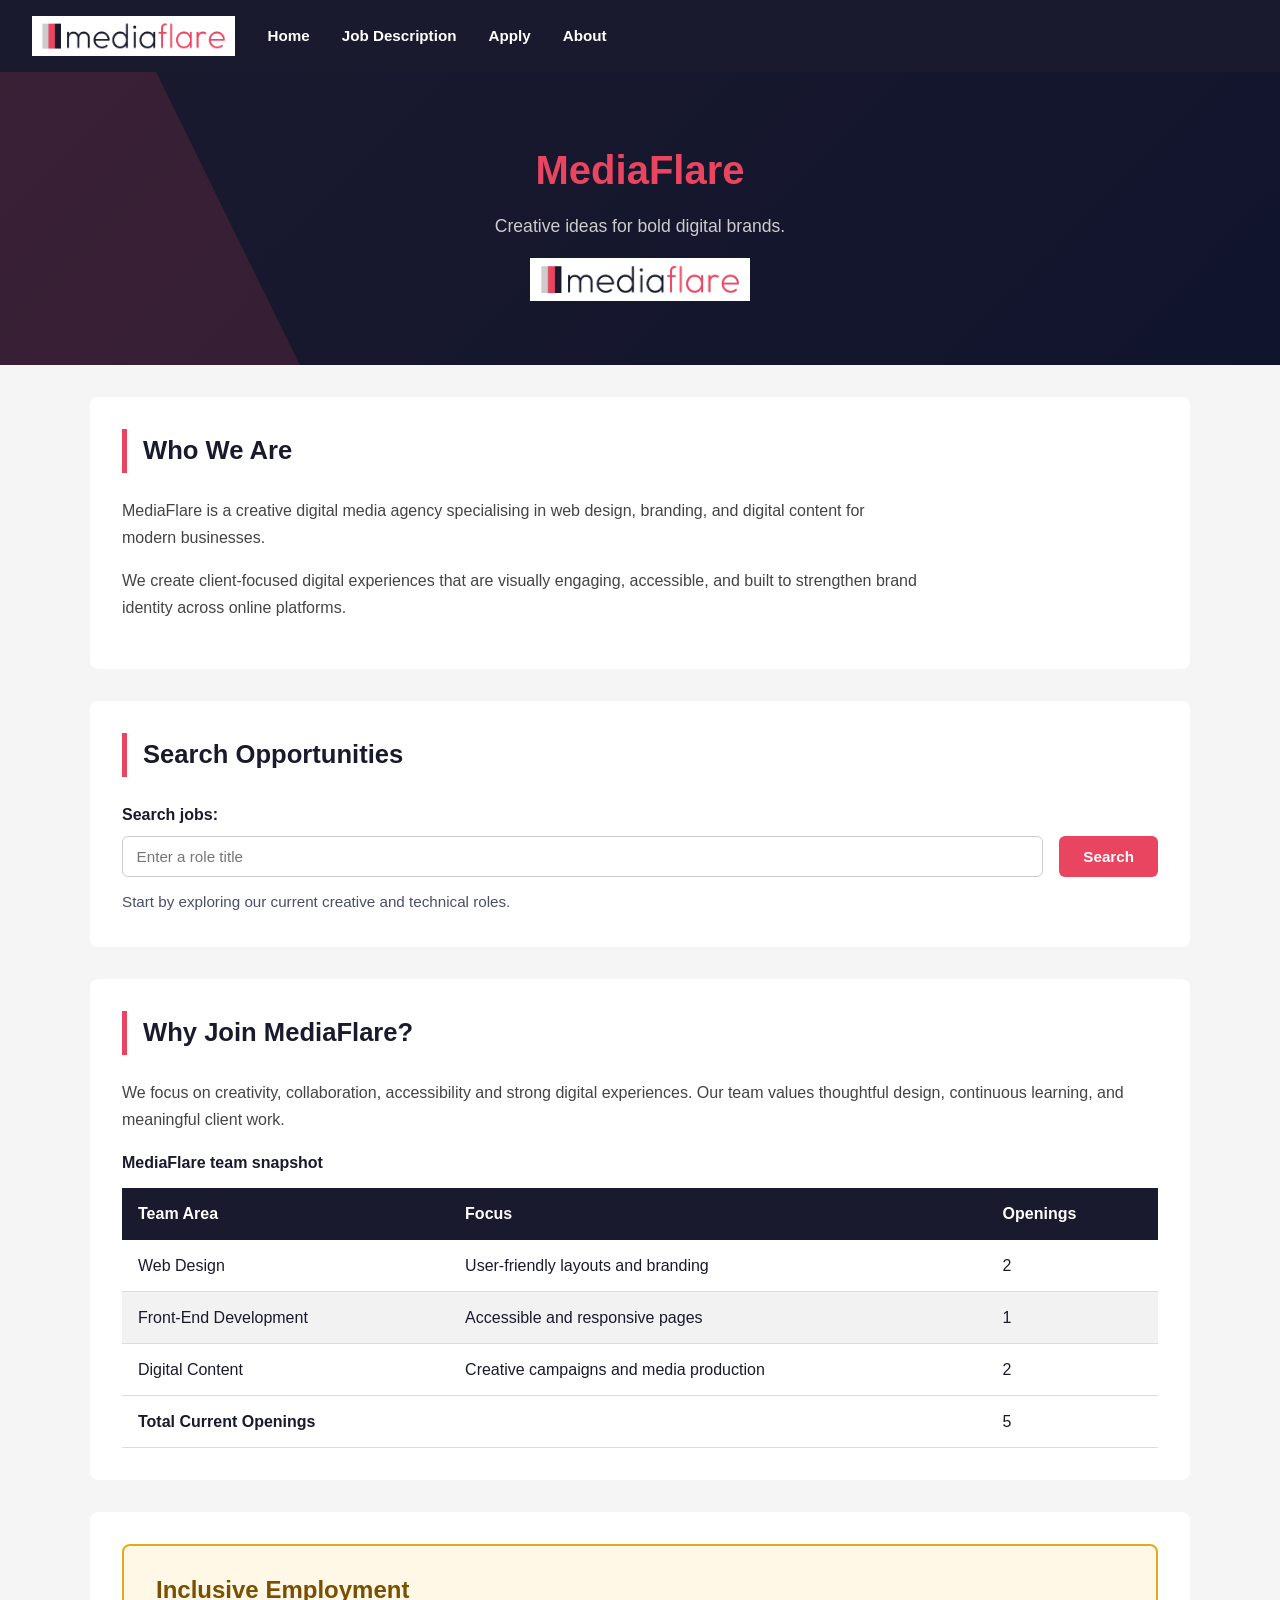
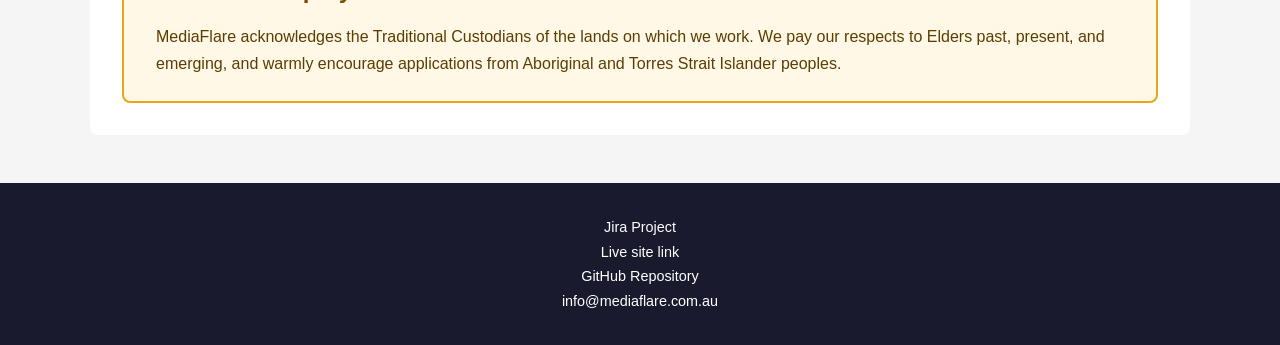
<file: index.html>
<!DOCTYPE html>
<html lang="en">

<head>
    <meta charset="UTF-8">
    <meta name="viewport" content="width=device-width, initial-scale=1.0">
    <meta name="author" content="Sam O'Connor">
    <title>Home - MediaFlare</title>
    <link rel="stylesheet" href="assets/style.css">
    <link rel="icon" href="assets/favicon.ico">

    <style>
        .home-search-note {
            margin-top: 0.75rem;
            color: #4a4f6a;
            font-size: 0.95rem;
        }
    </style>
</head>

<body>
    <nav aria-label="Main navigation">
        <img src="assets/mediaflare_logo.svg" alt="MediaFlare logo" height="40">
        <ul>
            <li><a href="index.html">Home</a></li>
            <li><a href="jobs.html">Job Description</a></li>
            <li><a href="apply.html">Apply</a></li>
            <li><a href="about.html">About</a></li>
        </ul>
    </nav>

    <header class="jobs-hero home-hero">
        <div class="hero-shape" aria-hidden="true"></div>
        <h1>MediaFlare</h1>
        <p>Creative ideas for bold digital brands.</p>
        <img src="assets/mediaflare_logo.svg" alt="MediaFlare logo" class="home-hero-image">
    </header>

    <main id="home-main">
        <section class="section-container">
            <div class="home-intro">
                <div class="home-intro-text">
                    <h2 class="section-title">Who We Are</h2>
                    <p>
                        MediaFlare is a creative digital media agency specialising in web design, branding,
                        and digital content for modern businesses.
                    </p>
                    <p>
                        We create client-focused digital experiences that are visually engaging, accessible,
                        and built to strengthen brand identity across online platforms.
                    </p>
                </div>
            </div>
        </section>

        <section class="section-container">
            <h2 class="section-title">Search Opportunities</h2>
            <form class="home-search-form" action="jobs.html" method="get">
                <div class="home-search-row">
                    <div class="home-search-field">
                        <label for="site-search">Search jobs:</label>
                        <input type="text" id="site-search" name="search" placeholder="Enter a role title">
                    </div>
                    <button type="submit" style="background-color: #e94560; color: #ffffff;">Search</button>
                </div>
                <p class="home-search-note">Start by exploring our current creative and technical roles.</p>
            </form>
        </section>

        <section class="section-container">
            <h2 class="section-title">Why Join MediaFlare?</h2>
            <p class="home-section-text">
                We focus on creativity, collaboration, accessibility and strong digital experiences.
                Our team values thoughtful design, continuous learning, and meaningful client work.
            </p>

            <table class="home-table">
                <caption>MediaFlare team snapshot</caption>
                <thead>
                    <tr>
                        <th scope="col">Team Area</th>
                        <th scope="col">Focus</th>
                        <th scope="col">Openings</th>
                    </tr>
                </thead>
                <tbody>
                    <tr>
                        <td>Web Design</td>
                        <td>User-friendly layouts and branding</td>
                        <td>2</td>
                    </tr>
                    <tr>
                        <td>Front-End Development</td>
                        <td>Accessible and responsive pages</td>
                        <td>1</td>
                    </tr>
                    <tr>
                        <td>Digital Content</td>
                        <td>Creative campaigns and media production</td>
                        <td>2</td>
                    </tr>
                </tbody>
                <tfoot>
                    <tr>
                        <td colspan="2"><strong>Total Current Openings</strong></td>
                        <td>5</td>
                    </tr>
                </tfoot>
            </table>
        </section>

        <div class="section-container">
            <article class="acknowledgement" aria-label="Inclusive employment statement">
                <h2>Inclusive Employment</h2>
                <p>
                    MediaFlare acknowledges the Traditional Custodians of the lands on which we work.
                    We pay our respects to Elders past, present, and emerging, and warmly encourage
                    applications from Aboriginal and Torres Strait Islander peoples.
                </p>
            </article>
        </div>
    </main>

    <footer>
        <p><a href="https://cos10026group4.atlassian.net/jira/software/projects/SCRUM/summary">Jira Project</a></p>
        <p><a href="https://106514992.github.io/COS10026-Applied-Web-Project-Part-1-of-2/index.html">Live site link</a></p>
        <p><a href="https://github.com/106514992/COS10026-Applied-Web-Project-Part-1-of-2">GitHub Repository</a></p>
        <p><a href="mailto:info@mediaflare.com.au" aria-label="Email us at info@mediaflare.com.au">info@mediaflare.com.au</a></p>
    </footer>

</body>

</html>
</file>
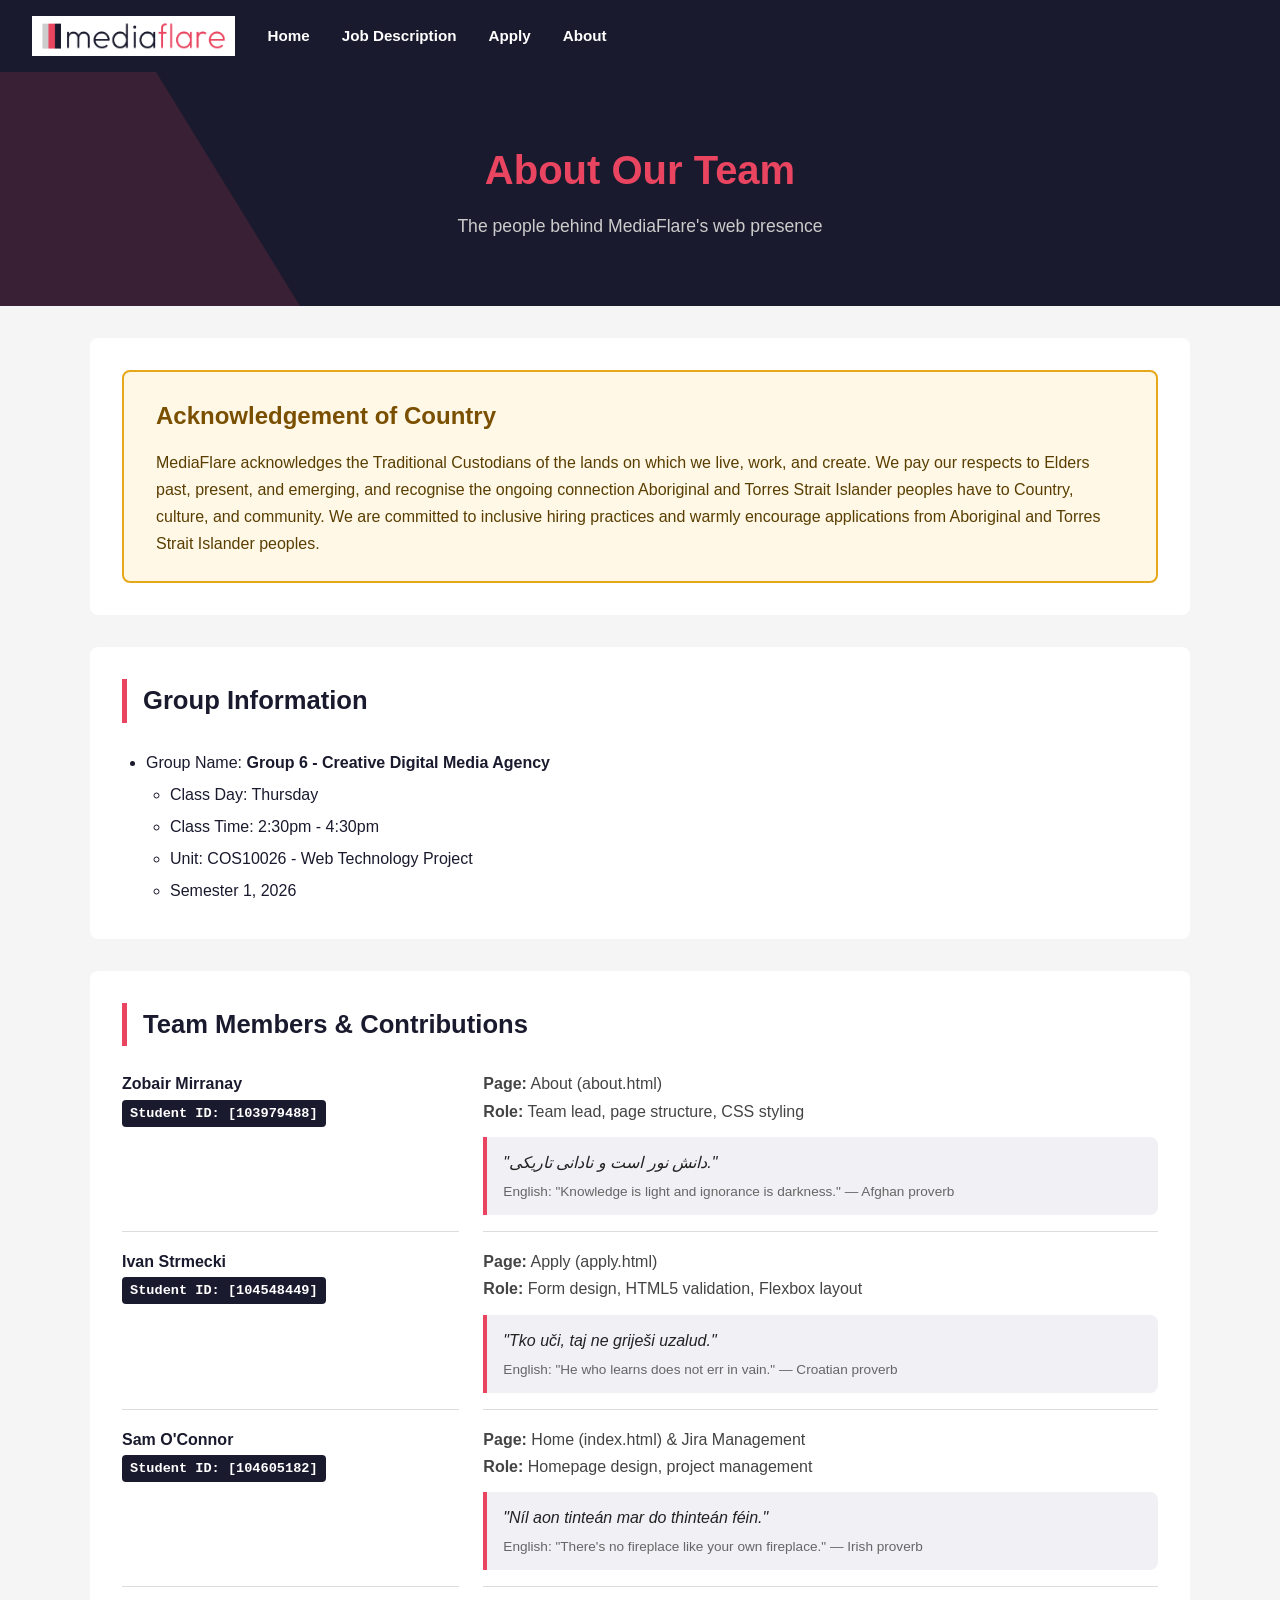
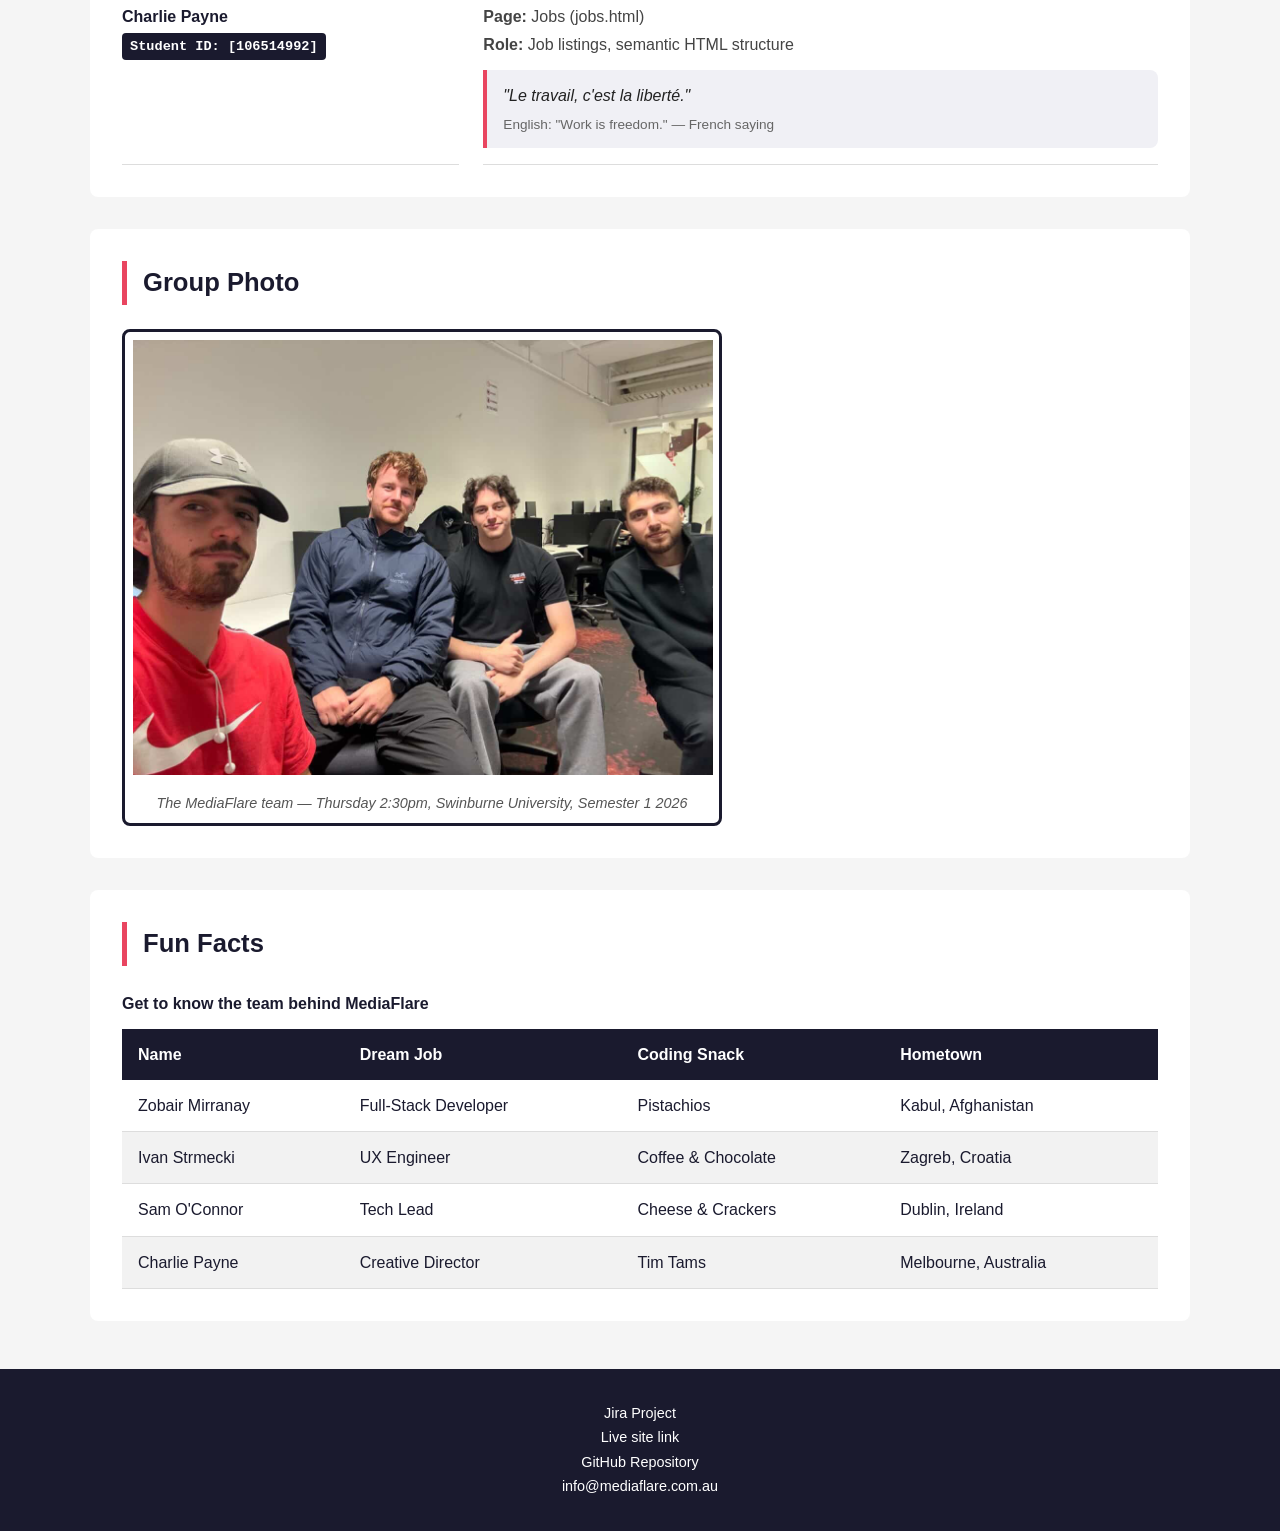
<file: about.html>
<!DOCTYPE html>
<html lang="en">

<head>
    <meta charset="UTF-8">
    <meta name="viewport" content="width=device-width, initial-scale=1.0">
    <title>About - Creative Digital Media Agency</title>
    <link rel="stylesheet" href="assets/style.css" />
    <link rel="icon" href="assets/favicon.ico">

    <!-- Embedded CSS -->
    <style>
        .about-hero {
            text-align: center;
        }
    </style>
</head>

<body>
    <!-- Navigation -->
    <nav aria-label="Main navigation">
        <img src="assets/mediaflare_logo.svg" alt="MediaFlare logo" height="40" />
        <ul>
            <li><a href="index.html">Home</a></li>
            <li><a href="jobs.html">Job Description</a></li>
            <li><a href="apply.html">Apply</a></li>
            <li><a href="about.html">About</a></li>
        </ul>
    </nav>

    <!-- Page Header -->
    <header class="about-hero">
        <div class="hero-shape" aria-hidden="true"></div>
        <h1>About Our Team</h1>
        <p>The people behind MediaFlare's web presence</p>
    </header>

    <main>

        <!-- Acknowledgement of Country -->
        <section class="section-container">
            <article class="acknowledgement" role="region" aria-label="Acknowledgement of Country">
                <h2>Acknowledgement of Country</h2>
                <p>
                    MediaFlare acknowledges the Traditional Custodians of the lands on which we live, work, and create.
                    We pay our respects to Elders past, present, and emerging, and recognise the ongoing connection
                    Aboriginal and Torres Strait Islander peoples have to Country, culture, and community.
                    We are committed to inclusive hiring practices and warmly encourage applications from
                    Aboriginal and Torres Strait Islander peoples.
                </p>
            </article>
        </section>

        <!-- Group Info - Nested List -->
        <section class="section-container">
            <h2 class="section-title">Group Information</h2>
            <ul class="group-info-list">
                <li>Group Name: <strong>Group 6 - Creative Digital Media Agency</strong>
                    <ul>
                        <li>Class Day: Thursday</li>
                        <li>Class Time: 2:30pm - 4:30pm</li>
                        <li>Unit: COS10026 - Web Technology Project</li>
                        <li>Semester 1, 2026</li>
                    </ul>
                </li>
            </ul>
        </section>

        <!-- Team Members - Definition List -->
        <section class="section-container">
            <h2 class="section-title">Team Members &amp; Contributions</h2>
            <dl class="member-list">

                <dt>
                    Zobair Mirranay<br>
                    <!-- Inline CSS -->
                    <p class="student-id"
                        style="display:inline-block; background:#1a1a2e; color:#fff; font-family:monospace; font-size:0.85rem; padding:2px 8px; border-radius:4px;">
                        Student ID: [103979488]</p>
                </dt>
                <dd>
                    <strong>Page:</strong> About (about.html)<br>
                    <strong>Role:</strong> Team lead, page structure, CSS styling<br>
                    <blockquote class="quote-block">
                        <p class="original">"دانش نور است و نادانی تاریکی."</p>
                        <p class="translation">English: "Knowledge is light and ignorance is darkness." — Afghan proverb
                        </p>
                    </blockquote>
                </dd>

                <dt>
                    Ivan Strmecki<br>
                    <p class="student-id"
                        style="display:inline-block; background:#1a1a2e; color:#fff; font-family:monospace; font-size:0.85rem; padding:2px 8px; border-radius:4px;">
                        Student ID: [104548449]</p>
                </dt>
                <dd>
                    <strong>Page:</strong> Apply (apply.html)<br>
                    <strong>Role:</strong> Form design, HTML5 validation, Flexbox layout<br>
                    <blockquote class="quote-block">
                        <p class="original">"Tko uči, taj ne griješi uzalud."</p>
                        <p class="translation">English: "He who learns does not err in vain." — Croatian proverb</p>
                    </blockquote>
                </dd>

                <dt>
                    Sam O'Connor<br>
                    <p class="student-id"
                        style="display:inline-block; background:#1a1a2e; color:#fff; font-family:monospace; font-size:0.85rem; padding:2px 8px; border-radius:4px;">
                        Student ID: [104605182]</p>
                </dt>
                <dd>
                    <strong>Page:</strong> Home (index.html) &amp; Jira Management<br>
                    <strong>Role:</strong> Homepage design, project management<br>
                    <blockquote class="quote-block">
                        <p class="original">"Níl aon tinteán mar do thinteán féin."</p>
                        <p class="translation">English: "There's no fireplace like your own fireplace." — Irish proverb
                        </p>
                    </blockquote>
                </dd>

                <dt>
                    Charlie Payne<br>
                    <p class="student-id"
                        style="display:inline-block; background:#1a1a2e; color:#fff; font-family:monospace; font-size:0.85rem; padding:2px 8px; border-radius:4px;">
                        Student ID: [106514992]</p>
                </dt>
                <dd>
                    <strong>Page:</strong> Jobs (jobs.html)<br>
                    <strong>Role:</strong> Job listings, semantic HTML structure<br>
                    <blockquote class="quote-block">
                        <p class="original">"Le travail, c'est la liberté."</p>
                        <p class="translation">English: "Work is freedom." — French saying</p>
                    </blockquote>
                </dd>

            </dl>
        </section>
        <!-- Group Photo -->
        <section class="section-container">
            <h2 class="section-title">Group Photo</h2>
            <figure class="group-photo" style="max-width: 600px; margin: 0 auto; text-align: center;">
                <img src="assets/Group.photo.jpeg" alt="Group photo of all four MediaFlare team members" width="580" />
                <figcaption>The MediaFlare team — Thursday 2:30pm, Swinburne University, Semester 1 2026</figcaption>
            </figure>
        </section>
        <!-- Fun Facts Table -->
        <section class="section-container">
            <h2 class="section-title">Fun Facts</h2>
            <table class="fun-facts">
                <caption>Get to know the team behind MediaFlare</caption>
                <thead>
                    <tr>
                        <th scope="col">Name</th>
                        <th scope="col">Dream Job</th>
                        <th scope="col">Coding Snack</th>
                        <th scope="col">Hometown</th>
                    </tr>
                </thead>
                <tbody>
                    <tr>
                        <td>Zobair Mirranay</td>
                        <td>Full-Stack Developer</td>
                        <td>Pistachios</td>
                        <td>Kabul, Afghanistan</td>
                    </tr>
                    <tr>
                        <td>Ivan Strmecki</td>
                        <td>UX Engineer</td>
                        <td>Coffee &amp; Chocolate</td>
                        <td>Zagreb, Croatia</td>
                    </tr>
                    <tr>
                        <td>Sam O'Connor</td>
                        <td>Tech Lead</td>
                        <td>Cheese &amp; Crackers</td>
                        <td>Dublin, Ireland</td>
                    </tr>
                    <tr>
                        <td>Charlie Payne</td>
                        <td>Creative Director</td>
                        <td>Tim Tams</td>
                        <td>Melbourne, Australia</td>
                    </tr>
                </tbody>
            </table>
        </section>
    </main>

    <!-- Footer from index.html -->
    <footer>
        <p><a href="https://cos10026group4.atlassian.net/jira/software/projects/SCRUM/summary">Jira Project</a></p>
        <p><a href="https://106514992.github.io/COS10026-Applied-Web-Project-Part-1-of-2/index.html">Live site link</a></p>
        <p><a href="https://github.com/106514992/COS10026-Applied-Web-Project-Part-1-of-2">GitHub Repository</a></p>
        <p><a href="mailto:info@mediaflare.com.au"
                aria-label="Email us at info@mediaflare.com.au">info@mediaflare.com.au</a></p>
    </footer>


</body>

</html>
</file>
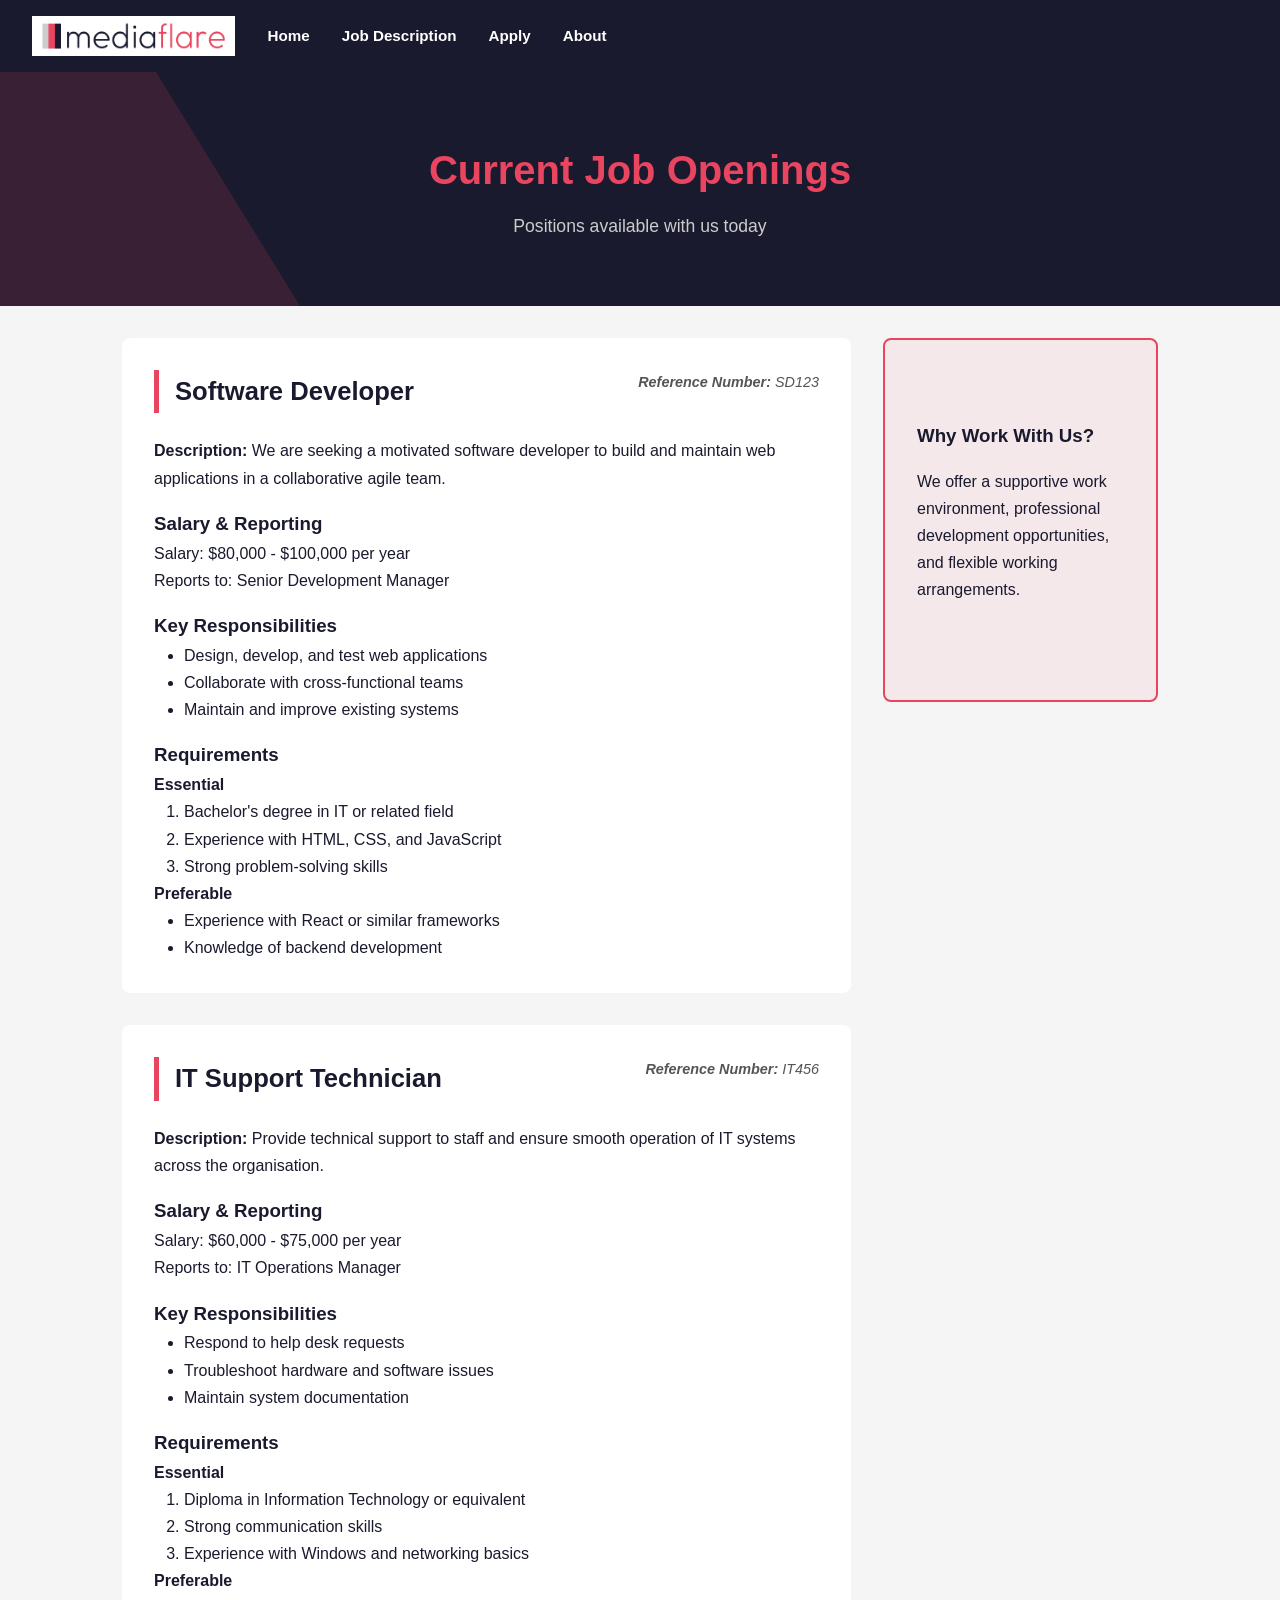
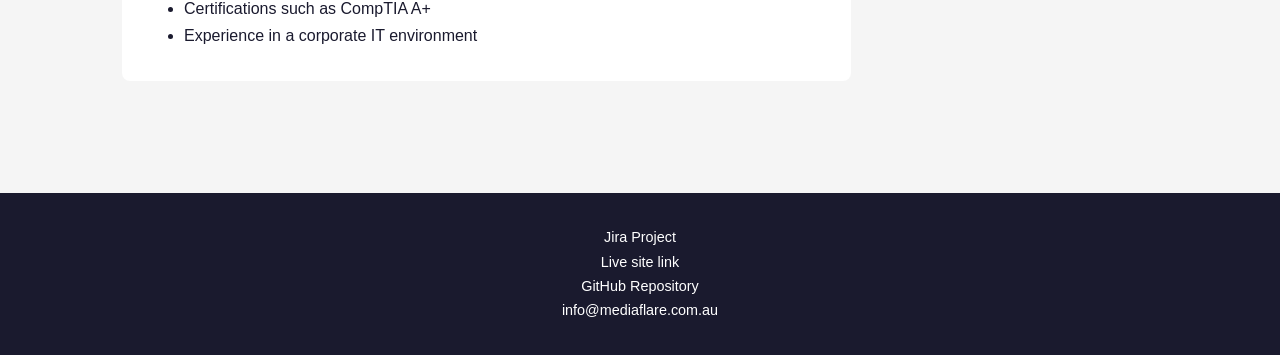
<file: jobs.html>
<!DOCTYPE html>
<html lang="en">

<head>
    <meta charset="UTF-8">
    <meta name="viewport" content="width=device-width, initial-scale=1.0">
    <meta name="author" content="Charlie Payne">
    <title>Jobs - Creative Digital Media Agency</title>
    <link rel="stylesheet" href="assets/style.css">
    <link rel="icon" href="assets/favicon.ico">

    <style>
        #jobs-sidebar {
            float: right;
            width: 25%;
            margin: 2rem 0 2rem 2rem;
            padding: 2rem 0;
            margin-right: 2rem;
            border: 2px solid #e94560;
            border-radius: 8px;
            background-color: #e9456013;
        }

        /* Shift aside to be above main content on narrower screens */
        @media (max-width: 821px) {

            #jobs-sidebar {
                order: -1;
                width: 100%;
                margin: 0;
                border: none;
                border-radius: 0;
                padding: 0;
                background-color: #ffffff;
            }

            #jobs-content{
                margin-top: 14rem;
                width: 100%;
            }

        }
    </style>
</head>

<body>
    <!-- Navigation -->
    <nav aria-label="Main navigation">
        <img src="assets/mediaflare_logo.svg" alt="MediaFlare logo" height="40">
        <ul>
            <li><a href="index.html">Home</a></li>
            <li><a href="jobs.html">Job Description</a></li>
            <li><a href="apply.html">Apply</a></li>
            <li><a href="about.html">About</a></li>
        </ul>
    </nav>

    <!-- Page header -->
    <header class="jobs-hero">
        <div class="hero-shape" aria-hidden="true"></div>
        <h1 id="jobs-page-title">Current Job Openings</h1>
        <p>Positions available with us today</p>
    </header>

    <main id="jobs-main" aria-label="Job listings">
        <!-- Aside -->
        <aside id="jobs-sidebar" aria-label="Why work with us">
            <section id="jobs-aside" class="jobs-section-container">
                <h2 style="margin: 1rem 0; font-size: 1.17em;">Why Work With Us?</h2>
                <p>We offer a supportive work environment, professional development opportunities, and flexible
                    working
                    arrangements.</p>
            </section>
        </aside>

        <div id="jobs-content">
            <!-- job listing details such as key responsibility and description generated with Copilot AI -->

            <!-- Job 1 -->
            <section class="jobs-section-container" aria-labelledby="job1-sd123">
                <header class="job-header">
                    <h2 class="section-title" id="job1-sd123">Software Developer</h2>
                    <p class="jobs-reference-number"><strong>Reference Number: </strong>SD123</p>
                </header>
                <p><strong>Description:</strong> We are seeking a motivated software developer to build and maintain
                    web applications in a collaborative agile team.</p>
                <h3>Salary & Reporting</h3>
                <p>Salary: $80,000 - $100,000 per year</p>
                <p>Reports to: Senior Development Manager</p>

                <h3>Key Responsibilities</h3>
                <ul>
                    <li>Design, develop, and test web applications</li>
                    <li>Collaborate with cross-functional teams</li>
                    <li>Maintain and improve existing systems</li>
                </ul>

                <h3>Requirements</h3>
                <h4>Essential</h4>
                <ol>
                    <li>Bachelor's degree in IT or related field</li>
                    <li>Experience with HTML, CSS, and JavaScript</li>
                    <li>Strong problem-solving skills</li>
                </ol>

                <h4>Preferable</h4>
                <ul>
                    <li>Experience with React or similar frameworks</li>
                    <li>Knowledge of backend development</li>
                </ul>
            </section>

            <!-- job 2 -->
            <section class="jobs-section-container" aria-labelledby="job2-it456">
                <header class="job-header">
                    <h2 class="section-title" id="job2-it456">IT Support Technician</h2>
                    <p class="jobs-reference-number"><strong>Reference Number: </strong>IT456</p>
                </header>
                <p><strong>Description:</strong> Provide technical support to staff and ensure smooth operation of
                    IT systems across the organisation.</p>

                <h3>Salary & Reporting</h3>
                <p>Salary: $60,000 - $75,000 per year</p>
                <p>Reports to: IT Operations Manager</p>

                <h3>Key Responsibilities</h3>
                <ul>
                    <li>Respond to help desk requests</li>
                    <li>Troubleshoot hardware and software issues</li>
                    <li>Maintain system documentation</li>
                </ul>

                <h3>Requirements</h3>
                <h4>Essential</h4>
                <ol>
                    <li>Diploma in Information Technology or equivalent</li>
                    <li>Strong communication skills</li>
                    <li>Experience with Windows and networking basics</li>
                </ol>

                <h4>Preferable</h4>
                <ul>
                    <li>Certifications such as CompTIA A+</li>
                    <li>Experience in a corporate IT environment</li>
                </ul>
            </section>
        </div>


    </main>


    <!-- Footer from index.html -->
    <footer>
        <p><a href="https://cos10026group4.atlassian.net/jira/software/projects/SCRUM/summary">Jira Project</a></p>
        <p><a href="https://106514992.github.io/COS10026-Applied-Web-Project-Part-1-of-2/index.html">Live site link</a></p>
        <p><a href="https://github.com/106514992/COS10026-Applied-Web-Project-Part-1-of-2">GitHub Repository</a></p>
        <p><a href="mailto:info@mediaflare.com.au"
                aria-label="Email us at info@mediaflare.com.au">info@mediaflare.com.au</a></p>
    </footer>

</body>

</html>
</file>
<file: assets/style.css>
/* ========================
   About Page CSS
======================== */

/* Global Reset */
* {
    margin: 0;
    padding: 0;
    box-sizing: border-box;
}

/* Add focus style for tab key navigation - does not conflict with any page styling.*/
:focus-visible {
    outline: 3px solid #e94560;
    outline-offset: 2px;
}

body {
    font-family: 'Segoe UI', sans-serif;
    background-color: #f5f5f5;
    color: #1a1a2e;
    line-height: 1.7;
}

/* Nav */
nav {
    display: flex;
    align-items: center;
    gap: 2rem;
    padding: 1rem 2rem;
    background-color: #1a1a2e;
}

nav ul {
    list-style: none;
    display: flex;
    gap: 2rem;
    margin: 0;
    padding: 0;
}

nav ul li a {
    color: #ffffff;
    text-decoration: none;
    font-weight: bold;
    font-size: 0.95rem;
}

nav ul li a:hover {
    color: #e94560;
}

/* Hero */
.about-hero {
    background-color: #1a1a2e;
    color: #ffffff;
    padding: 4rem 2rem;
    text-align: center;
}

.about-hero h1 {
    font-size: 2.5rem;
    color: #e94560;
    margin-bottom: 0.5rem;
}

.about-hero p {
    font-size: 1.1rem;
    color: #cccccc;
}

/* Sections */
.section-container {
    max-width: 1100px;
    margin: 2rem auto;
    padding: 2rem;
    background-color: #ffffff;
    border-radius: 8px;
}

.section-title {
    font-size: 1.6rem;
    color: #1a1a2e;
    border-left: 5px solid #e94560;
    padding-left: 1rem;
    margin-bottom: 1.5rem;
}

/* Acknowledgement */
.acknowledgement {
    background-color: #fff8e7;
    border: 2px solid #e6a817;
    border-radius: 8px;
    padding: 1.5rem 2rem;
}

.acknowledgement h2 {
    color: #7a4f00;
    margin-bottom: 0.75rem;
}

.acknowledgement p {
    color: #5a3e00;
}

/* Group Info List */
.group-info-list {
    list-style: disc;
    padding-left: 1.5rem;
    font-size: 1rem;
    line-height: 2;
}

.group-info-list li ul {
    list-style: circle;
    padding-left: 1.5rem;
}

/* Member Definition List */
dl.member-list {
    display: grid;
    grid-template-columns: 1fr 2fr;
    gap: 1rem 1.5rem;
}

dl.member-list dt {
    font-weight: bold;
    color: #1a1a2e;
    border-bottom: 1px solid #ddd;
    padding-bottom: 1rem;
}

dl.member-list dd {
    color: #444;
    border-bottom: 1px solid #ddd;
    padding-bottom: 1rem;
    margin: 0;
}

/* Quote Block */
.quote-block {
    background: #f0f0f5;
    border-left: 4px solid #e94560;
    padding: 0.75rem 1rem;
    margin-top: 0.75rem;
    border-radius: 0 8px 8px 0;
}

.quote-block .original {
    font-style: italic;
    font-size: 1rem;
    color: #222;
}

.quote-block .translation {
    font-size: 0.85rem;
    color: #666;
    margin-top: 0.25rem;
}

/* Footer */
footer {
    background-color: #1a1a2e;
    color: #cccccc;
    text-align: center;
    padding: 2rem 1rem;
    margin-top: 3rem;
    font-size: 0.9rem;
}

footer a {
    color: #ffffff;
    text-decoration: none;
}

footer a:hover {
    text-decoration: underline;
}

/* Responsive */
@media (max-width: 768px) {
    dl.member-list {
        grid-template-columns: 1fr;
    }

    .about-hero h1 {
        font-size: 1.8rem;
    }

    nav {
        flex-direction: column;
        align-items: flex-start;
    }

    nav ul {
        flex-direction: column;
        gap: 0.5rem;
    }
}


/* Group Photo */

figure.group-photo {
    border: 3px solid #1a1a2e;
    display: inline-block;
    padding: 0.5rem;
    border-radius: 8px;
    text-align: center;
}

figure.group-photo figcaption {
    font-size: 0.9rem;
    color: #555;
    margin-top: 0.5rem;
    font-style: italic;
}

/* Fun Facts Table */
table.fun-facts {
    width: 100%;
    border-collapse: collapse;
    margin-top: 1rem;
}

table.fun-facts caption {
    font-size: 1rem;
    font-weight: bold;
    margin-bottom: 0.75rem;
    color: #1a1a2e;
    text-align: left;
}

table.fun-facts th {
    background-color: #1a1a2e;
    color: #ffffff;
    padding: 0.75rem 1rem;
    text-align: left;
}

table.fun-facts td {
    padding: 0.75rem 1rem;
    border-bottom: 1px solid #ddd;
}

table.fun-facts tr:nth-child(even) {
    background-color: #f2f2f2;
}

table.fun-facts tr:hover {
    background-color: #fde8ec;
}

/* ==========================================================
   apply.css — Job Application page styles- Ivan
   Every selector is matched to IDs on apply.html. I MADE SURE IT DOESNT BREAK OTHER PAGES
   ========================================================== */


/*  Page background & centering  */

#apply-main {
    min-height: 100vh;
    padding: 3rem 1.5rem 5rem;
    background-color: #f5f5f5;
}

#apply-section {
    max-width: 740px;
    margin: 0 auto;
}


/*  Form - vertical stack of fieldsets  */

#apply-form {
    display: flex;
    flex-direction: column;
    gap: 2rem;
}


#apply-form fieldset {
    border: 1.5px solid #ddd;
    padding: 1.75rem;
    background: #ffffff;
    border-radius: 8px;
    flex-direction: column;
    gap: 0.5rem;
}

/* Nested fieldsets (Gender, Skill List) - lighter treatment */
#fieldset-gender,
#fieldset-skill-list {
    border: 1px dashed #ddd;
    border-radius: 8px;
    padding: 1.25rem 1.5rem;
    box-shadow: none;
    margin-top: 0.5rem;
}

/* Legend - uppercase label in brand pink */
#apply-form legend {
    font-size: 0.7rem;
    font-weight: 700; /* bolds slightly*/
    text-transform: uppercase;
    color: #1a1a2e;
    padding: 0 0.5rem;
    background: #ffffff;
    border: 1.5px solid #ddd;
    border-radius: 8px;
}


/*  Field labels  */

#apply-form label {
    font-size: 0.85rem;
    font-weight: 600;
    color: #1a1a2e;
    margin-top: 0.75rem;
    display: block;
}

/* No extra top gap on the very first label in a fieldset */
#apply-form fieldset > label:first-of-type {
    margin-top: 0.25rem;
}

/* Radio / checkbox labels - horizontal, not block */
#fieldset-gender label,
#fieldset-skill-list label {
    display: flex;
    align-items: center;
    gap: 0.5rem;
    font-weight: 400;
    color: #1a1a2e;
    margin-top: 0.4rem;
    cursor: pointer;
}


/* Text inputs, email, tel, select, textarea  */

#apply-form input[type="text"],
#apply-form input[type="email"],
#apply-form input[type="tel"],
#apply-form select,
#apply-form textarea {
    width: 100%;
    box-sizing: border-box;
    padding: 0.6rem 0.85rem;
    border: 1.5px solid #ccc;
    border-radius: 6px;
    font-size: 0.9rem;
    font-family: inherit;
    color: #1a1a2e;
    background: #fff;
    transition: border-color 0.15s, box-shadow 0.15s;
    outline: none;
}

/* "Focus ring" for select section brings emphasis to it */
#apply-form input[type="text"]:focus,
#apply-form input[type="email"]:focus,
#apply-form input[type="tel"]:focus,
#apply-form select:focus,
#apply-form textarea:focus {
    border-color: #e94560;
    box-shadow: 0 0 0 3px rgba(233, 69, 96, 0.12);
}

#apply-form textarea {
    resize: vertical;
    min-height: 110px;
    line-height: 1.5;
}

/*  Radio and checkbox inputs  */

#fieldset-gender input[type="radio"],
#fieldset-skill-list input[type="checkbox"] {
    accent-color: #e94560;

    cursor: pointer;

}


/*  Hint text below inputs  */

#apply-form small {
    font-size: 0.76rem;
    color: #666;
    display: block;
}


/*  Validation colours (only after user interaction)  */

/* Red border when a field has content that fails validation */
#apply-form select:invalid:not(:focus) {
    border-color: #e94560;
}

/* Green border once a field is filled in correctly */
#apply-form input:valid:not(:placeholder-shown) {
    border-color: #2ecc7a;
}


/*  Submit button */


#apply-submit {
    align-self: flex-start;
    padding: 0.75rem 2rem;
    color: #1a1a2e;
    border: none;
    border-radius: 6px;
    font-size: 0.9rem;
    font-weight: 700;
    cursor: pointer;


}

#apply-submit:hover {
    transform: translateY(-1px);
}



/*  Responsiveness - single-column on small screens  */

@media (max-width: 600px) {
    #apply-main {
        padding: 2rem 1rem 4rem;
    }

    #apply-form fieldset {
        padding: 1.25rem 1rem;
    }

    #apply-submit {
        width: 100%;
    }
}


/* ==========================================================
   jobs.css — Job listing page styles - Charlie
   Every selector is matched to classes and IDs on jobs.html. I also ensured no other pages are accidentally affected by these styles
   ========================================================== */



/* Jobs and about page hero styling */

.jobs-hero, .about-hero {
    background-color: #1a1a2e;
    color: #ffffff;
    padding: 4rem 2rem;
    text-align: center;
    overflow: hidden;
    position: relative;
}

/* Animated shape in hero */
.hero-shape {
    position: absolute;
    top: 0;
    left: 0;
    width: 300px;
    height: 100%;
    background-color: #e94560;
    clip-path: polygon(52% 0%, 0% 0%, 0% 100%, 100% 100%); /*(x,y) for each corner (clockwise) */
    opacity: 0.15;
    transform: translateX(-100%);
    animation: shapeSlide 1.8s cubic-bezier(0.2, 1, 0.3, 1) forwards;
    animation-delay: 0.2s;
}

/* Animation for hero shape */
@keyframes shapeSlide {
    to {
        transform: translateX(0);
    }
}

.jobs-hero h1, .about-hero h1 {
    font-size: 2.5rem;
    color: #e94560;
    margin-bottom: 0.5rem;
    position: relative;
    opacity: 0;
    transform: translateY(30px);
    animation: titleReveal 0.9s cubic-bezier(0.2, 1, 0.3, 1) forwards;
    animation-delay: 0.2s;
}

.jobs-hero p, .about-hero p {
    font-size: 1.1rem;
    color: #cccccc;
    position: relative;
}

/* Animation for hero h1 */
@keyframes titleReveal {
    to {
        opacity: 1;
        transform: translateY(0);
    }
}

#jobs-aside {
    background-color: transparent;
}

/* Main page content styling */

#jobs-main {
    max-width: 1100px;
    margin: auto;
    overflow: hidden;
}

/* Contains all job listings */
#jobs-content {
    margin-right: calc(25% + 2rem);
    padding: 2rem;
}

/* For any sections on Jobs page */
.jobs-section-container {
    margin-bottom: 2rem;
    padding: 2rem;
    background-color: #ffffff;
    border-radius: 8px;
}

.jobs-section-container h3 {
    margin-top: 1rem;
}

.job-header {
    display: flex;
    justify-content: space-between;
    align-items: flex-start;
    flex-wrap: wrap;
}

.job-header h2 {
    margin-right: 2rem;
}

.jobs-reference-number {
    text-align: right;
    font-style: italic;
    color: #555555;
    font-size: 0.9em;
}

#jobs-content section ul {
    list-style-type: disc;
    margin-left: 30px;
}

#jobs-content section ol {
    margin-left: 30px;
}

/* Index Page */

.home-hero {
    background: linear-gradient(135deg, #1a1a2e 0%, #11142d 100%);
}

#home-main {
    max-width: 1100px;
    margin: auto;
}

.home-intro {
    display: block;
}

.home-intro-text {
    max-width: 800px;
}

.home-intro-text p {
    color: #444;
    margin-bottom: 1rem;
}

.home-search-form {
    margin-top: 0.5rem;
}

.home-search-row {
    display: flex;
    gap: 1rem;
    align-items: end;
    flex-wrap: wrap;
}

.home-search-field {
    flex: 1 1 280px;
}

.home-search-field label {
    display: block;
    font-weight: 600;
    color: #1a1a2e;
    margin-bottom: 0.5rem;
}

.home-search-field input[type="text"] {
    width: 100%;
    padding: 0.7rem 0.85rem;
    border: 1.5px solid #ccc;
    border-radius: 6px;
    font-size: 0.95rem;
    font-family: inherit;
    color: #1a1a2e;
    background: #ffffff;
}

.home-search-field input[type="text"]:focus {
    border-color: #e94560;
    box-shadow: 0 0 0 3px rgba(233, 69, 96, 0.12);
    outline: none;
}

.home-search-form button {
    padding: 0.75rem 1.5rem;
    border: none;
    border-radius: 6px;
    font-size: 0.95rem;
    font-weight: 700;
    cursor: pointer;
    transition: transform 0.15s ease;
}

.home-search-form button:hover {
    transform: translateY(-1px);
}

.home-section-text {
    color: #444;
    margin-bottom: 1rem;
}

.home-table {
    width: 100%;
    border-collapse: collapse;
    margin-top: 1rem;
}

.home-table caption {
    font-size: 1rem;
    font-weight: bold;
    margin-bottom: 0.75rem;
    color: #1a1a2e;
    text-align: left;
}

.home-table th {
    background-color: #1a1a2e;
    color: #ffffff;
    padding: 0.75rem 1rem;
    text-align: left;
}

.home-table td {
    padding: 0.75rem 1rem;
    border-bottom: 1px solid #ddd;
}

.home-table tr:nth-child(even) {
    background-color: #f2f2f2;
}

.home-table tr:hover {
    background-color: #fde8ec;
}

.home-hero-image {
    display: block;
    margin: 1rem auto 0;
    width: 220px;
    max-width: 70%;
}

@media (max-width: 768px) {
    .home-hero {
        background-image: linear-gradient(rgba(26, 26, 46, 0.92), rgba(26, 26, 46, 0.92));
        background-repeat: no-repeat;
        background-position: center;
        background-size: cover;
    }

    .home-search-row {
        flex-direction: column;
        align-items: stretch;
    }

    .home-search-form button {
        width: 100%;
    }
}
</file>
